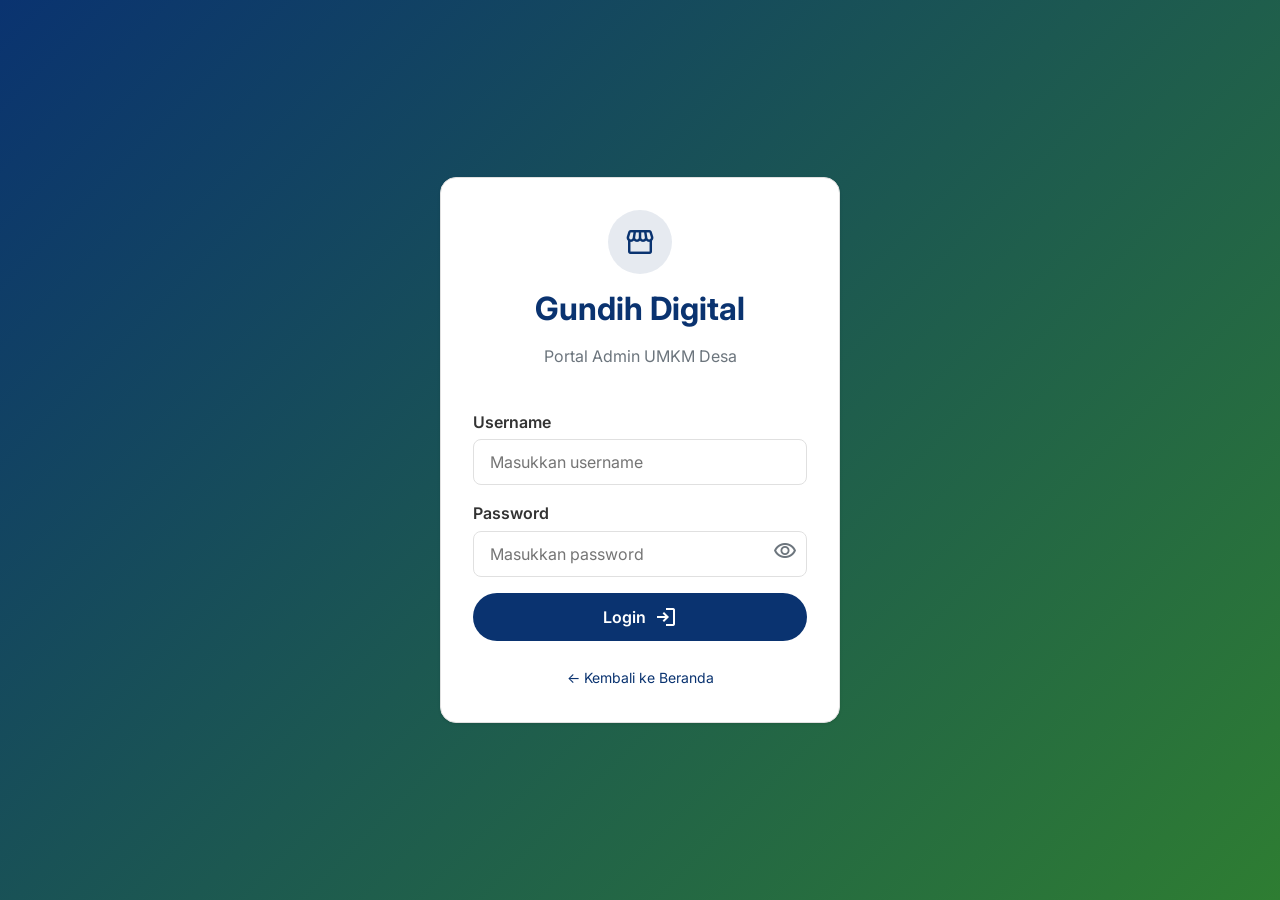
<file: login.html>
<!DOCTYPE html>
<html lang="id">
<head>
  <meta charset="UTF-8">
  <meta name="viewport" content="width=device-width, initial-scale=1.0">
  <title>Login Admin - Gundih Digital</title>
  <link rel="stylesheet" href="css/style.css">
</head>
<body style="display: flex; align-items: center; justify-content: center; min-height: 100vh; background: linear-gradient(135deg, var(--primary) 0%, var(--secondary) 100%);">
  
  <div id="toastContainer"></div>

  <div class="card" style="width: 100%; max-width: 400px; padding: var(--sp-xl); margin: var(--sp-md);">
    <div class="text-center" style="margin-bottom: var(--sp-lg);">
      <div class="category-icon" style="background: rgba(10, 51, 112, 0.1); color: var(--primary);">
        <span class="material-symbols-outlined" style="font-size: 2rem;">storefront</span>
      </div>
      <h2>Gundih Digital</h2>
      <p class="text-muted">Portal Admin UMKM Desa</p>
    </div>

    <form id="loginForm">
      <div class="form-group">
        <label for="username" class="form-label">Username</label>
        <input type="text" id="username" name="username" class="form-control" placeholder="Masukkan username" required>
      </div>

      <div class="form-group" style="position: relative;">
        <label for="password" class="form-label">Password</label>
        <input type="password" id="password" name="password" class="form-control" placeholder="Masukkan password" required>
        <button type="button" id="togglePassword" style="position: absolute; right: 10px; top: 38px; background: none; border: none; cursor: pointer; color: var(--text-muted);">
          <span class="material-symbols-outlined">visibility</span>
        </button>
      </div>
      
      <div id="loginErrorMsg" class="error-msg" style="margin-bottom: var(--sp-md); text-align: center;"></div>

      <button type="submit" class="btn btn-primary" style="width: 100%;">
        Login <span class="material-symbols-outlined">login</span>
      </button>
    </form>

    <div class="text-center" style="margin-top: var(--sp-lg);">
      <a href="index.html" style="color: var(--primary); font-size: 0.875rem;">&larr; Kembali ke Beranda</a>
    </div>
  </div>

  <script src="js/user.js"></script>
  <script src="js/auth.js"></script>
</body>
</html>
</file>
<file: css/style.css>
@import url('https://fonts.googleapis.com/css2?family=Inter:wght@300;400;500;600;700;800&display=swap');
@import url('https://fonts.googleapis.com/css2?family=Material+Symbols+Outlined:opsz,wght,FILL,GRAD@20..48,100..700,0..1,-50..200');

:root {
  /* Colors */
  --primary: #0A3370; /* Biru UNAIR */
  --primary-hover: #08285a;
  --secondary: #2E7D32; /* Hijau UMKM */
  --secondary-hover: #236026;
  --bg-color: #F8F9FA;
  --surface: #FFFFFF;
  --text-dark: #333333;
  --text-muted: #6c757d;
  --border-color: #E0E0E0;
  
  /* Layout */
  --max-width: 1200px;
  --header-height: 72px;

  /* Spacing */
  --sp-xs: 0.25rem;
  --sp-sm: 0.5rem;
  --sp-md: 1rem;
  --sp-lg: 1.5rem;
  --sp-xl: 2rem;
  --sp-2xl: 3rem;
  --sp-3xl: 5rem;
  
  /* Shadows */
  --shadow-sm: 0 1px 3px rgba(0,0,0,0.1);
  --shadow-md: 0 4px 6px rgba(0,0,0,0.1);
  --shadow-lg: 0 10px 15px rgba(0,0,0,0.1);
  
  /* Radius */
  --radius-sm: 0.25rem;
  --radius-md: 0.5rem;
  --radius-lg: 1rem;
  --radius-full: 9999px;
  
  /* Transitions */
  --trans-fast: 0.2s ease;
  --trans-normal: 0.3s ease;
}

/* Reset & Basics */
*, *::before, *::after {
  box-sizing: border-box;
  margin: 0;
  padding: 0;
}

body {
  font-family: 'Inter', sans-serif;
  background-color: var(--bg-color);
  color: var(--text-dark);
  line-height: 1.6;
  -webkit-font-smoothing: antialiased;
}

a {
  text-decoration: none;
  color: inherit;
}

ul {
  list-style: none;
}

img {
  max-width: 100%;
  display: block;
}

/* Typography */
h1, h2, h3, h4, h5, h6 {
  font-weight: 700;
  line-height: 1.2;
  margin-bottom: var(--sp-md);
  color: var(--primary);
}

h1 { font-size: 2.5rem; }
h2 { font-size: 2rem; }
h3 { font-size: 1.5rem; }
h4 { font-size: 1.25rem; }

p {
  margin-bottom: var(--sp-md);
}

/* Layout Classes */
.container {
  width: 100%;
  max-width: var(--max-width);
  margin: 0 auto;
  padding: 0 var(--sp-md);
}

.section {
  padding: var(--sp-3xl) 0;
}

.grid {
  display: grid;
  gap: var(--sp-lg);
}

.grid-cols-2 { grid-template-columns: repeat(2, 1fr); }
.grid-cols-3 { grid-template-columns: repeat(3, 1fr); }
.grid-cols-4 { grid-template-columns: repeat(4, 1fr); }

.flex { display: flex; }
.flex-col { flex-direction: column; }
.items-center { align-items: center; }
.justify-between { justify-content: space-between; }
.justify-center { justify-content: center; }
.gap-sm { gap: var(--sp-sm); }
.gap-md { gap: var(--sp-md); }
.gap-lg { gap: var(--sp-lg); }

.text-center { text-align: center; }
.text-muted { color: var(--text-muted); }
.text-primary { color: var(--primary); }

/* Buttons */
.btn {
  display: inline-flex;
  align-items: center;
  justify-content: center;
  gap: var(--sp-sm);
  padding: 0.75rem 1.5rem;
  border-radius: var(--radius-full);
  font-weight: 600;
  font-size: 1rem;
  cursor: pointer;
  transition: all var(--trans-fast);
  border: none;
  font-family: 'Inter', sans-serif;
}

.btn-primary {
  background-color: var(--primary);
  color: white;
}
.btn-primary:hover {
  background-color: var(--primary-hover);
  transform: translateY(-2px);
}

.btn-secondary {
  background-color: var(--secondary);
  color: white;
}
.btn-secondary:hover {
  background-color: var(--secondary-hover);
  transform: translateY(-2px);
}

.btn-outline {
  background-color: transparent;
  border: 2px solid var(--primary);
  color: var(--primary);
}
.btn-outline:hover {
  background-color: var(--primary);
  color: white;
}

.btn-icon {
  width: 40px;
  height: 40px;
  padding: 0;
  border-radius: var(--radius-full);
  background-color: var(--surface);
  color: var(--text-dark);
  box-shadow: var(--shadow-sm);
  display: inline-flex;
  align-items: center;
  justify-content: center;
  transition: var(--trans-fast);
}
.btn-icon:hover {
  background-color: var(--primary);
  color: white;
}

/* Navbar */
.navbar {
  background-color: var(--surface);
  box-shadow: var(--shadow-sm);
  position: sticky;
  top: 0;
  z-index: 1000;
  height: var(--header-height);
  display: flex;
  align-items: center;
}

.navbar .container {
  display: flex;
  align-items: center;
  justify-content: space-between;
}

.nav-brand {
  display: flex;
  align-items: center;
  gap: var(--sp-sm);
  font-size: 1.5rem;
  font-weight: 800;
  color: var(--primary);
}

.nav-links {
  display: flex;
  gap: var(--sp-lg);
}

.nav-link {
  font-weight: 600;
  color: var(--text-muted);
  transition: color var(--trans-fast);
  padding: var(--sp-sm) var(--sp-md);
  border-radius: var(--radius-md);
}

.nav-link:hover, .nav-link.active {
  color: var(--primary);
  background-color: var(--bg-color);
}

.nav-actions {
  display: flex;
  align-items: center;
  gap: var(--sp-md);
}

.hamburger {
  display: none;
  background: none;
  border: none;
  font-size: 2rem;
  color: var(--text-dark);
  cursor: pointer;
}

/* Mobile Menu */
.mobile-menu {
  position: fixed;
  top: var(--header-height);
  left: 0;
  width: 100%;
  background-color: var(--surface);
  box-shadow: var(--shadow-md);
  padding: var(--sp-lg);
  display: none;
  flex-direction: column;
  gap: var(--sp-md);
  z-index: 999;
  transform: translateY(-100%);
  transition: transform var(--trans-normal);
}
.mobile-menu.open {
  display: flex;
  transform: translateY(0);
}

/* Hero Section */
.hero {
  background: linear-gradient(135deg, var(--bg-color) 0%, #e0eaf5 100%);
  min-height: calc(100vh - var(--header-height));
  display: flex;
  align-items: center;
  position: relative;
  overflow: hidden;
}

.hero .container {
  display: grid;
  grid-template-columns: 1fr 1fr;
  gap: var(--sp-2xl);
  align-items: center;
  position: relative;
  z-index: 2;
}

.hero-content h1 {
  font-size: 3.5rem;
  margin-bottom: var(--sp-md);
  line-height: 1.1;
}

.hero-content p {
  font-size: 1.25rem;
  color: var(--text-muted);
  margin-bottom: var(--sp-xl);
}

.hero-image {
  position: relative;
  border-radius: var(--radius-lg);
  overflow: hidden;
  box-shadow: var(--shadow-lg);
  transform: rotate(2deg);
  transition: transform var(--trans-normal);
}
.hero-image:hover {
  transform: rotate(0deg) scale(1.02);
}

.hero-image img {
  width: 100%;
  height: 100%;
  object-fit: cover;
  aspect-ratio: 1 / 1;
}

/* Stats */
.stats-grid {
  display: grid;
  grid-template-columns: repeat(4, 1fr);
  gap: var(--sp-md);
  margin-top: -3rem;
  position: relative;
  z-index: 10;
}

.stat-card {
  background: var(--surface);
  border-radius: var(--radius-lg);
  padding: var(--sp-lg);
  text-align: center;
  box-shadow: var(--shadow-md);
  border: 1px solid var(--border-color);
  transition: transform var(--trans-fast);
}
.stat-card:hover {
  transform: translateY(-5px);
}
.stat-icon {
  font-size: 2.5rem;
  color: var(--secondary);
  margin-bottom: var(--sp-sm);
}
.stat-value {
  font-size: 2rem;
  font-weight: 800;
  color: var(--primary);
  margin-bottom: 0;
}
.stat-label {
  color: var(--text-muted);
  font-weight: 500;
}

/* Cards (UMKM & Produk) */
.card {
  background: var(--surface);
  border-radius: var(--radius-lg);
  overflow: hidden;
  box-shadow: var(--shadow-sm);
  border: 1px solid var(--border-color);
  transition: all var(--trans-normal);
  display: flex;
  flex-direction: column;
}
.card:hover {
  box-shadow: var(--shadow-lg);
  transform: translateY(-8px);
  border-color: var(--primary);
}

.card-img-wrapper {
  position: relative;
  padding-top: 66.66%; /* 3:2 aspect ratio */
  overflow: hidden;
}

.card-img-wrapper img {
  position: absolute;
  top: 0;
  left: 0;
  width: 100%;
  height: 100%;
  object-fit: cover;
  transition: transform var(--trans-normal);
}
.card:hover .card-img-wrapper img {
  transform: scale(1.1);
}

.card-badge {
  position: absolute;
  top: 1rem;
  right: 1rem;
  background: var(--secondary);
  color: white;
  padding: 0.25rem 0.75rem;
  border-radius: var(--radius-full);
  font-size: 0.75rem;
  font-weight: 700;
  z-index: 2;
}

.card-content {
  padding: var(--sp-lg);
  flex-grow: 1;
  display: flex;
  flex-direction: column;
}

.card-title {
  font-size: 1.25rem;
  margin-bottom: var(--sp-xs);
  color: var(--primary);
}
.card-desc {
  color: var(--text-muted);
  font-size: 0.875rem;
  margin-bottom: var(--sp-md);
  flex-grow: 1;
}
.card-footer {
  display: flex;
  justify-content: space-between;
  align-items: center;
  border-top: 1px solid var(--border-color);
  padding-top: var(--sp-md);
}
.card-price {
  font-weight: 700;
  color: var(--primary);
  font-size: 1.1rem;
}

/* Categories */
.category-card {
  background: var(--surface);
  border: 1px solid var(--border-color);
  border-radius: var(--radius-lg);
  padding: var(--sp-lg);
  text-align: center;
  transition: all var(--trans-fast);
  cursor: pointer;
}
.category-card:hover {
  border-color: var(--primary);
  background-color: var(--primary);
  color: white;
  transform: translateY(-5px);
}
.category-card:hover h4,
.category-card:hover .material-symbols-outlined {
  color: white;
}
.category-icon {
  width: 64px;
  height: 64px;
  background: var(--bg-color);
  border-radius: var(--radius-full);
  display: flex;
  align-items: center;
  justify-content: center;
  margin: 0 auto var(--sp-md);
}
.category-card:hover .category-icon {
  background: rgba(255, 255, 255, 0.2);
}

/* Footer */
.footer {
  background: #061a3a;
  color: white;
  padding: var(--sp-3xl) 0 var(--sp-lg);
}

.footer h1, .footer h2, .footer h3, .footer h4 {
  color: white;
}

.footer-grid {
  display: grid;
  grid-template-columns: 2fr 1fr 1fr 1fr;
  gap: var(--sp-xl);
  margin-bottom: var(--sp-2xl);
}

.footer-link {
  color: #a0aec0;
  transition: color var(--trans-fast);
}
.footer-link:hover {
  color: white;
}

.footer-bottom {
  border-top: 1px solid rgba(255,255,255,0.1);
  padding-top: var(--sp-lg);
  display: flex;
  justify-content: space-between;
  color: #a0aec0;
  font-size: 0.875rem;
}

/* Forms & Inputs */
.form-group {
  margin-bottom: var(--sp-md);
}
.form-label {
  display: block;
  font-weight: 600;
  margin-bottom: var(--sp-xs);
  color: var(--text-dark);
}
.form-control {
  width: 100%;
  padding: 0.75rem 1rem;
  border: 1px solid var(--border-color);
  border-radius: var(--radius-md);
  font-family: inherit;
  font-size: 1rem;
  transition: border-color var(--trans-fast), box-shadow var(--trans-fast);
  background-color: var(--surface);
}
.form-control:focus {
  outline: none;
  border-color: var(--primary);
  box-shadow: 0 0 0 3px rgba(10, 51, 112, 0.1);
}
.form-control.error {
  border-color: #dc3545;
}
.error-msg {
  color: #dc3545;
  font-size: 0.875rem;
  margin-top: 0.25rem;
  display: none;
}
.error-msg.visible {
  display: block;
}

/* Loading & Toast */
.page-loader {
  position: fixed;
  inset: 0;
  background: var(--surface);
  display: flex;
  align-items: center;
  justify-content: center;
  z-index: 9999;
  transition: opacity 0.5s ease;
}
.page-loader.hidden {
  opacity: 0;
  pointer-events: none;
}
.spinner {
  width: 50px;
  height: 50px;
  border: 4px solid var(--border-color);
  border-top-color: var(--primary);
  border-radius: 50%;
  animation: spin 1s linear infinite;
}
@keyframes spin {
  to { transform: rotate(360deg); }
}

.toast-container {
  position: fixed;
  bottom: var(--sp-lg);
  right: var(--sp-lg);
  z-index: 10000;
  display: flex;
  flex-direction: column;
  gap: var(--sp-sm);
}
.toast {
  background: var(--surface);
  color: var(--text-dark);
  padding: 1rem 1.5rem;
  border-radius: var(--radius-md);
  box-shadow: var(--shadow-lg);
  border-left: 4px solid var(--primary);
  display: flex;
  align-items: center;
  gap: var(--sp-sm);
  transform: translateX(120%);
  transition: transform 0.3s cubic-bezier(0.68, -0.55, 0.265, 1.55);
}
.toast.show {
  transform: translateX(0);
}
.toast.success { border-left-color: var(--secondary); }
.toast.error { border-left-color: #dc3545; }

/* Responsive Breakpoints */
@media (max-width: 1200px) { /* Desktop > 1200px rules are default above */
  .container { max-width: 960px; }
  h1 { font-size: 2.2rem; }
}

@media (max-width: 992px) {
  .container { max-width: 720px; }
  .grid-cols-4 { grid-template-columns: repeat(2, 1fr); }
  .grid-cols-3 { grid-template-columns: repeat(2, 1fr); }
  .footer-grid { grid-template-columns: repeat(2, 1fr); }
}

@media (max-width: 768px) { /* Tablet */
  .container { max-width: 540px; }
  .hero .container { grid-template-columns: 1fr; text-align: center; }
  .hero-content h1 { font-size: 2rem; }
  .nav-links { display: none; }
  .hamburger { display: block; }
  .stats-grid { grid-template-columns: repeat(2, 1fr); margin-top: -1rem;}
}

@media (max-width: 576px) { /* Mobile */
  .grid-cols-2 { grid-template-columns: 1fr; }
  .footer-grid { grid-template-columns: 1fr; }
  .stats-grid { grid-template-columns: 1fr; }
  .footer-bottom { flex-direction: column; text-align: center; gap: var(--sp-md); }
  .card-img-wrapper { padding-top: 75%; }
}
</file>
<file: css/admin.css>
/* Admin Dashboard Specific Styles */
body {
  background-color: var(--bg-color);
}

.admin-layout {
  display: flex;
  min-height: 100vh;
}

/* Sidebar */
.admin-sidebar {
  width: 260px;
  background-color: var(--primary);
  color: white;
  display: flex;
  flex-direction: column;
  transition: transform var(--trans-normal);
  z-index: 100;
}

.sidebar-header {
  height: var(--header-height);
  display: flex;
  align-items: center;
  padding: 0 var(--sp-lg);
  font-size: 1.25rem;
  font-weight: 800;
  border-bottom: 1px solid rgba(255,255,255,0.1);
}

.sidebar-nav {
  padding: var(--sp-md) 0;
  flex-grow: 1;
}

.sidebar-link {
  display: flex;
  align-items: center;
  gap: var(--sp-md);
  padding: var(--sp-md) var(--sp-lg);
  color: rgba(255,255,255,0.8);
  transition: all var(--trans-fast);
}

.sidebar-link:hover, .sidebar-link.active {
  background-color: rgba(255,255,255,0.1);
  color: white;
  border-left: 4px solid var(--secondary);
}

.sidebar-footer {
  padding: var(--sp-md) var(--sp-lg);
  border-top: 1px solid rgba(255,255,255,0.1);
}

.btn-logout {
  width: 100%;
  display: flex;
  align-items: center;
  gap: var(--sp-sm);
  background: rgba(255,255,255,0.1);
  color: white;
  border: none;
  padding: 0.75rem 1rem;
  border-radius: var(--radius-md);
  cursor: pointer;
  transition: background var(--trans-fast);
  font-family: inherit;
  font-size: 1rem;
}
.btn-logout:hover {
  background: rgba(220, 53, 69, 0.8); /* Red on hover for logout */
}

/* Main Content */
.admin-main {
  flex-grow: 1;
  display: flex;
  flex-direction: column;
  overflow-x: hidden;
}

/* Topbar */
.admin-topbar {
  height: var(--header-height);
  background-color: var(--surface);
  box-shadow: var(--shadow-sm);
  display: flex;
  align-items: center;
  justify-content: space-between;
  padding: 0 var(--sp-lg);
}

.sidebar-toggle {
  display: none;
  background: none;
  border: none;
  font-size: 1.5rem;
  cursor: pointer;
  color: var(--text-dark);
}

.topbar-user {
  display: flex;
  align-items: center;
  gap: var(--sp-sm);
  font-weight: 600;
}

/* Content Area */
.admin-content {
  padding: var(--sp-xl);
  flex-grow: 1;
}

.page-header {
  display: flex;
  justify-content: space-between;
  align-items: center;
  margin-bottom: var(--sp-xl);
}

.page-header h2 {
  margin-bottom: 0;
}

/* Data Table */
.table-container {
  background: var(--surface);
  border-radius: var(--radius-lg);
  box-shadow: var(--shadow-sm);
  overflow-x: auto;
  border: 1px solid var(--border-color);
}

.data-table {
  width: 100%;
  border-collapse: collapse;
}

.data-table th, .data-table td {
  padding: var(--sp-md) var(--sp-lg);
  text-align: left;
  border-bottom: 1px solid var(--border-color);
}

.data-table th {
  background-color: var(--bg-color);
  font-weight: 600;
  color: var(--text-muted);
}

.data-table tbody tr:hover {
  background-color: var(--bg-color);
}

.action-btns {
  display: flex;
  gap: var(--sp-sm);
}

.btn-sm {
  padding: 0.25rem 0.5rem;
  font-size: 0.875rem;
  border-radius: var(--radius-sm);
  border: none;
  cursor: pointer;
  display: inline-flex;
  align-items: center;
  color: white;
}
.btn-edit { background: var(--primary); }
.btn-delete { background: #dc3545; }

/* Modal */
.modal-overlay {
  position: fixed;
  inset: 0;
  background: rgba(0,0,0,0.5);
  display: flex;
  align-items: center;
  justify-content: center;
  z-index: 2000;
  opacity: 0;
  pointer-events: none;
  transition: opacity var(--trans-fast);
}

.modal-overlay.active {
  opacity: 1;
  pointer-events: auto;
}

.modal {
  background: var(--surface);
  border-radius: var(--radius-lg);
  width: 100%;
  max-width: 500px;
  box-shadow: var(--shadow-lg);
  transform: translateY(-20px);
  transition: transform var(--trans-fast);
}

.modal-overlay.active .modal {
  transform: translateY(0);
}

.modal-header {
  padding: var(--sp-lg);
  border-bottom: 1px solid var(--border-color);
  display: flex;
  justify-content: space-between;
  align-items: center;
}

.modal-header h3 {
  margin: 0;
}

.btn-close {
  background: none;
  border: none;
  font-size: 1.5rem;
  cursor: pointer;
  color: var(--text-muted);
}

.modal-body {
  padding: var(--sp-lg);
}

.modal-footer {
  padding: var(--sp-lg);
  border-top: 1px solid var(--border-color);
  display: flex;
  justify-content: flex-end;
  gap: var(--sp-md);
}

/* Responsive Admin */
@media (max-width: 992px) {
  .admin-sidebar {
    position: fixed;
    height: 100vh;
    transform: translateX(-100%);
  }
  .admin-sidebar.open {
    transform: translateX(0);
  }
  .sidebar-toggle {
    display: block;
  }
}

@media (max-width: 576px) {
  .admin-content {
    padding: var(--sp-md);
  }
  .page-header {
    flex-direction: column;
    align-items: flex-start;
    gap: var(--sp-md);
  }
}
</file>
